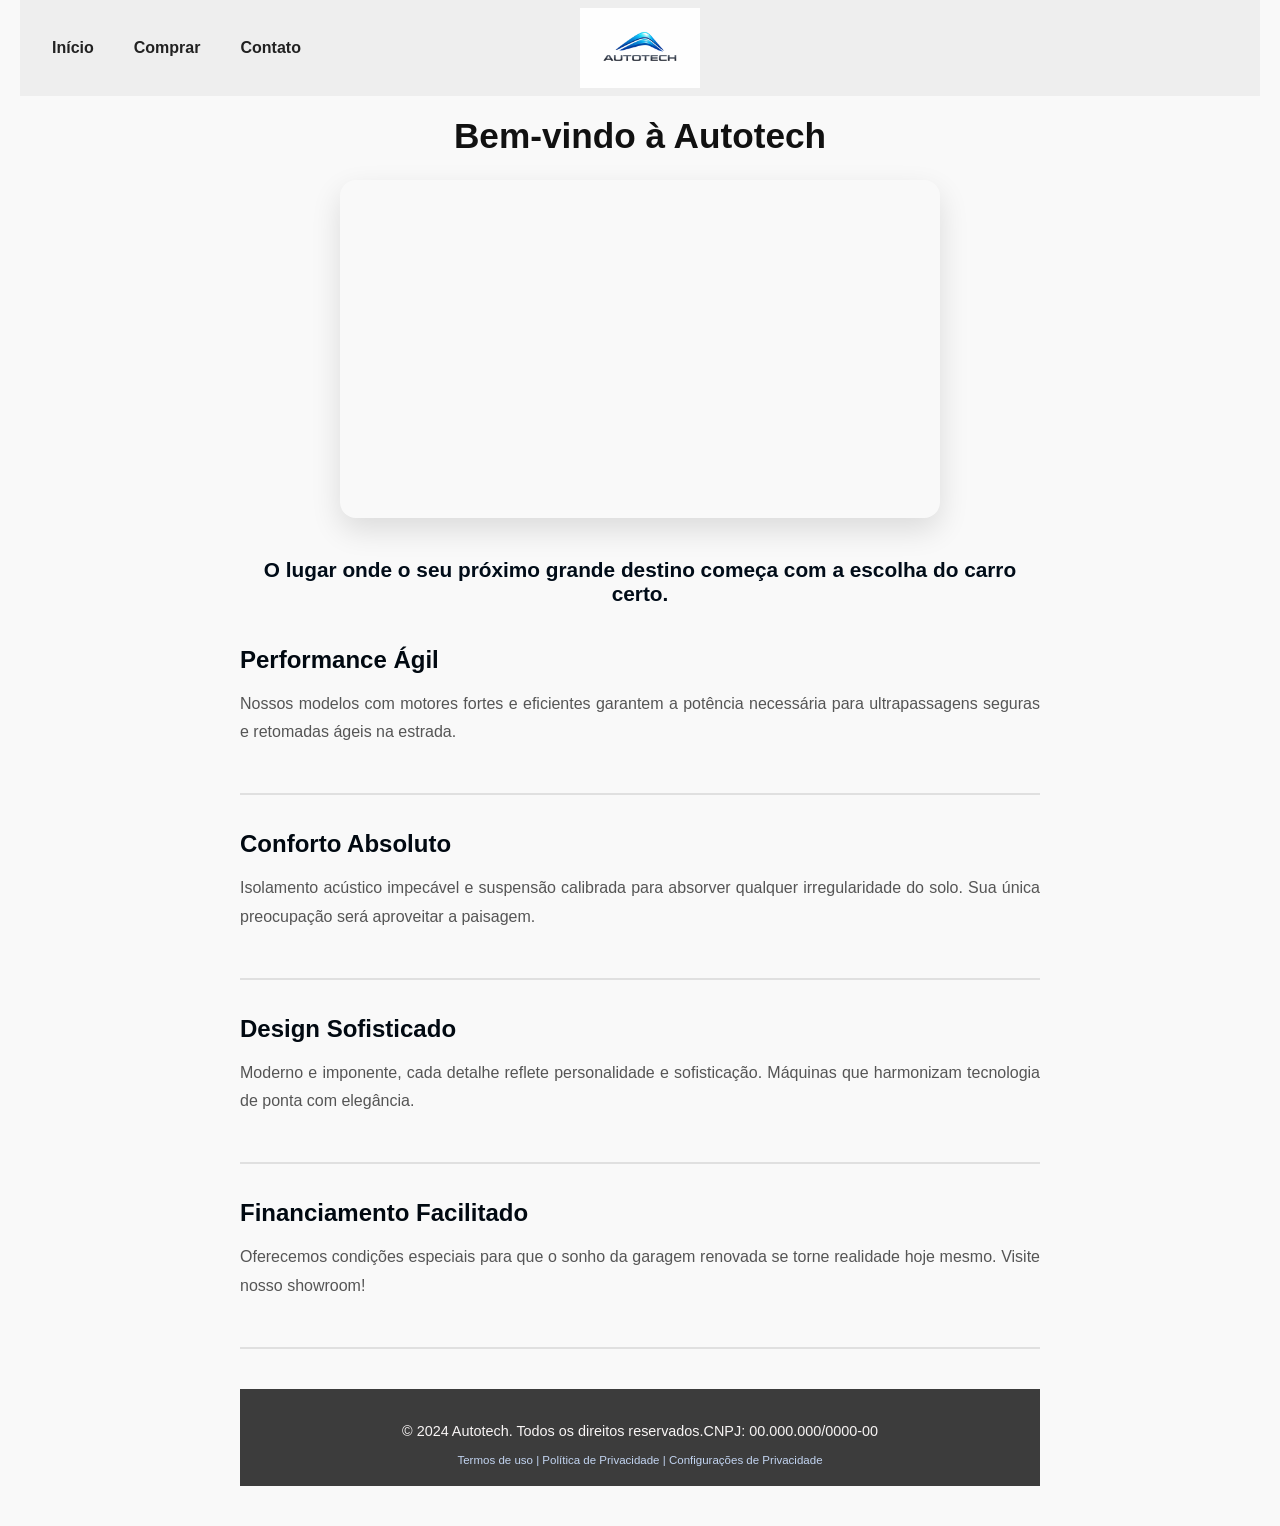
<file: index.html>
<!DOCTYPE html>
<html lang="pt-BR">
<head>
    <meta charset="UTF-8">
    <meta name="viewport" content="width=device-width, initial-scale=1.0">
    <link rel="stylesheet" href="style/style.css">
    <title>Autotech</title>
</head>

<body id="pagina-inicial">
   <nav class="navbar">
  
  <div class="menu-icon" onclick="toggleMenu()">
    ☰
  </div>
      <ul class="nav-links" id="menu">
      <li><a href="index.html">Início</a></li>
      <li><a href="veículos.html">Comprar</a></li>
      <li><a href="contato.html">Contato</a></li>
    </ul>
    <img src="src/imgens/Autotech.png" alt="logo da empresa" class="logo">  
  </nav>
   <h1>Bem-vindo à Autotech</h1>
    <video src="src/imgens/video/carro.m4p.mp4" autoplay loop muted></video>
    
    <div class="content-section">
        <p class="intro">O lugar onde o seu próximo grande destino começa com a escolha do carro certo.</p>
        
        <div class="section">
            <h2>Performance Ágil</h2>
            <p>Nossos modelos com motores fortes e eficientes garantem a potência necessária para ultrapassagens seguras e retomadas ágeis na estrada.</p>
        </div>
        
        <div class="section">
            <h2>Conforto Absoluto</h2>
            <p>Isolamento acústico impecável e suspensão calibrada para absorver qualquer irregularidade do solo. Sua única preocupação será aproveitar a paisagem.</p>
        </div>
        
        <div class="section">
            <h2>Design Sofisticado</h2>
            <p>Moderno e imponente, cada detalhe reflete personalidade e sofisticação. Máquinas que harmonizam tecnologia de ponta com elegância.</p>
        </div>
        
        <div class="section">
            <h2>Financiamento Facilitado</h2>
            <p>Oferecemos condições especiais para que o sonho da garagem renovada se torne realidade hoje mesmo. Visite nosso showroom!</p>
        </div>
           
        <div class="copyright">
            <p>© 2024 Autotech. Todos os direitos reservados.CNPJ: 00.000.000/0000-00</p>
            <span class="copyright"> <a href="https://www.gov.br/receitafederal/pt-br/acesso-a-informacao/lgpd/termo-de-uso">Termos de uso</a> | <a href="https://www.gov.br/mdh/pt-br/acesso-a-informacao/politica-de-privacidade">Política de Privacidade</a> | <a href="configuracoes-de-privacidade.html">Configurações de Privacidade</a></span>
        </div>
    </div>

     <div vw class="enabled">
    <div vw-access-button class="active"></div>
    <div vw-plugin-wrapper>
      <div class="vw-plugin-top-wrapper"></div>
    </div>
  </div>
  <script src="https://vlibras.gov.br/app/vlibras-plugin.js"></script>
  <script>
    new window.VLibras.Widget('https://vlibras.gov.br/app');
  </script>

<script src="script/engine.js"></script>

</body>
</html>
</file>
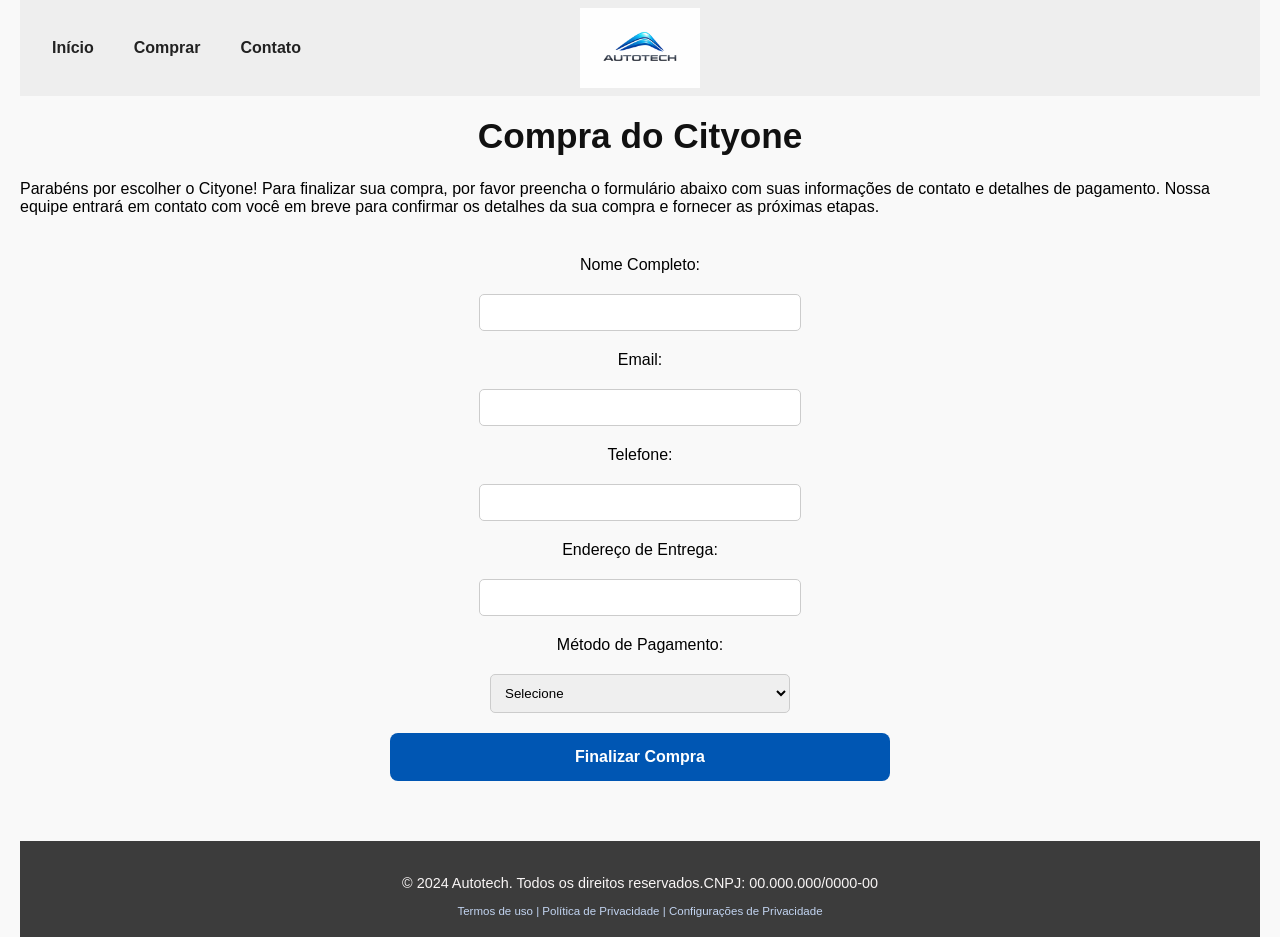
<file: comprar.html>
<!DOCTYPE html>
<html lang="pt-BR">
<head>
    <meta charset="UTF-8">
    <meta name="viewport" content="width=device-width, initial-scale=1.0">
        <link rel="stylesheet" href="style/style.css">
    <title>comprarcityone</title>
</head>
<body id="pagina-inicial">
     <nav class="navbar">
        <div class="menu-icon" onclick="toggleMenu()">
  ☰
</div>
        <ul class="nav-links" id="menu">
            <li><a href="index.html">Início</a></li>
            <li><a href="veículos.html">Comprar</a></li>
            <li><a href="contato.html">Contato</a></li>
        </ul>
        <img src="src/imgens/Autotech.png" alt="logo da empresa" class="logo">  
    </nav>
    <h1>Compra do Cityone</h1>
    <p>Parabéns por escolher o Cityone! Para finalizar sua compra, por favor preencha o formulário abaixo com suas informações de contato e detalhes de pagamento. Nossa equipe entrará em contato com você em breve para confirmar os detalhes da sua compra e fornecer as próximas etapas.</p>
    <form class="compra-form">
        <label for="nome">Nome Completo:</label>
        <input type="text" id="nome" name="nome" required>
        
        <label for="email">Email:</label>
        <input type="email" id="email" name="email" required>
        
        <label for="telefone">Telefone:</label>
        <input type="tel" id="telefone" name="telefone" required>
        
        <label for="endereco">Endereço de Entrega:</label>
        <input type="text" id="endereco" name="endereco" required>
        
        <label for="pagamento">Método de Pagamento:</label>
        <select id="pagamento" name="pagamento" required>
            <option value="">Selecione</option>
            <option value="cartao">Cartão de Crédito</option>
            <option value="boleto">Boleto Bancário</option>
            <option value="pix">PIX</option>
        </select>
        
        <button type="submit">Finalizar Compra</button>
    </form>

    <div class="copyright">
            <p>© 2024 Autotech. Todos os direitos reservados.CNPJ: 00.000.000/0000-00</p>
            <span class="copyright"> <a href="https://www.gov.br/receitafederal/pt-br/acesso-a-informacao/lgpd/termo-de-uso">Termos de uso</a> | <a href="https://www.gov.br/mdh/pt-br/acesso-a-informacao/politica-de-privacidade">Política de Privacidade</a> | <a href="configuracoes-de-privacidade.html">Configurações de Privacidade</a></span>
        </div>

     <div vw class="enabled">
    <div vw-access-button class="active"></div>
    <div vw-plugin-wrapper>
      <div class="vw-plugin-top-wrapper"></div>
    </div>
  </div>
  <script src="https://vlibras.gov.br/app/vlibras-plugin.js"></script>
  <script>
    new window.VLibras.Widget('https://vlibras.gov.br/app');
  </script>

<script src="script/engine.js"></script>
</body>
</html>
</file>
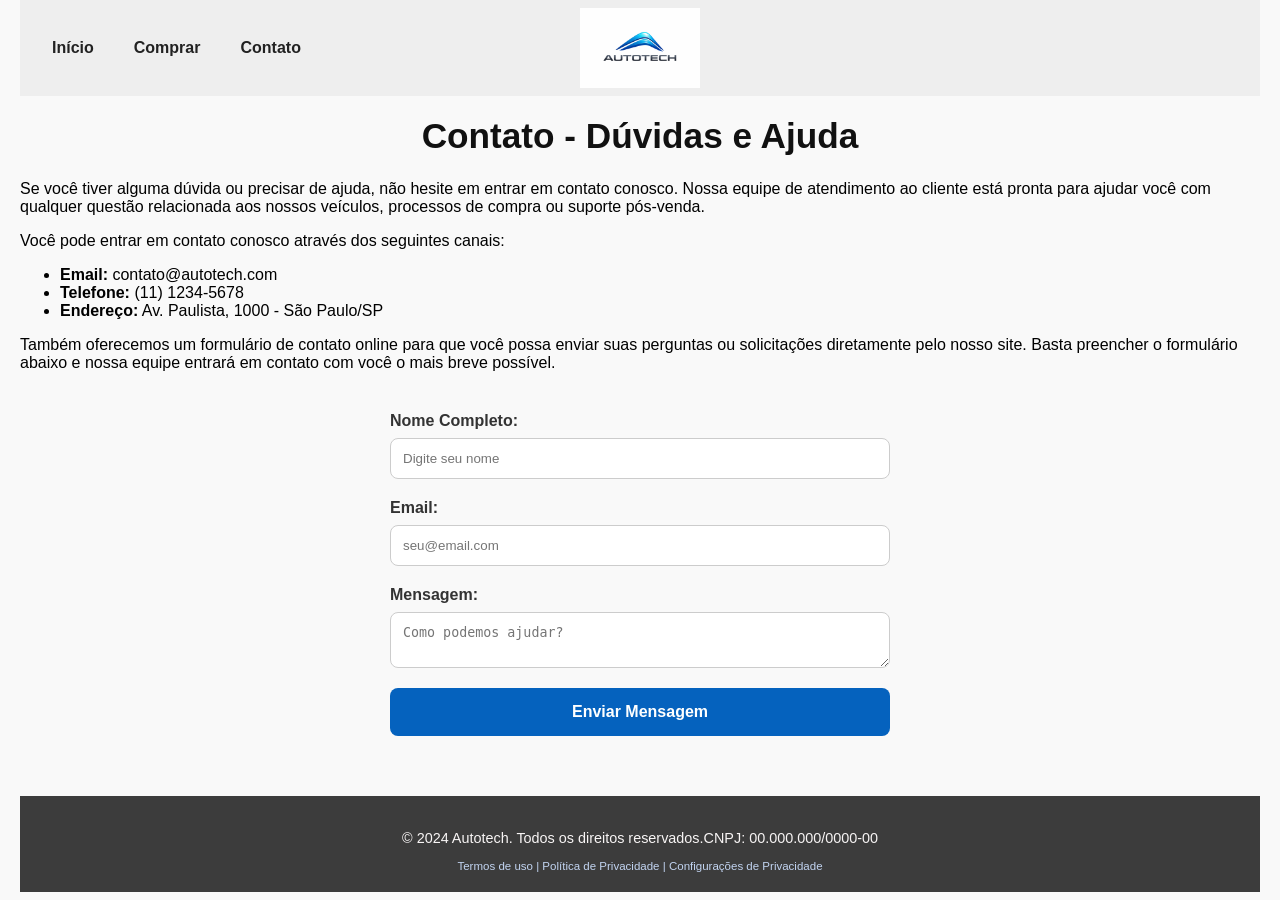
<file: contato.html>
<!DOCTYPE html>
<html lang="pt-BR">
<head>
    <meta charset="UTF-8">
    <meta name="viewport" content="width=device-width, initial-scale=1.0">
    <link rel="stylesheet" href="style/style.css">

    <title>Autotech</title>
</head>

<body id="pagina-inicial">
   
  <nav class="navbar">
  
  <div class="menu-icon" onclick="toggleMenu()">
    ☰
  </div>
      <ul class="nav-links" id="menu">
      <li><a href="index.html">Início</a></li>
      <li><a href="veículos.html">Comprar</a></li>
      <li><a href="contato.html">Contato</a></li>
    </ul>
    <img src="src/imgens/Autotech.png" alt="logo da empresa" class="logo">  
  </nav>
    <h1>Contato - Dúvidas e Ajuda</h1>
    <p>Se você tiver alguma dúvida ou precisar de ajuda, não hesite em entrar em contato conosco. Nossa equipe de atendimento ao cliente está pronta para ajudar você com qualquer questão relacionada aos nossos veículos, processos de compra ou suporte pós-venda.</p>
    <p>Você pode entrar em contato conosco através dos seguintes canais:</p>
    <ul>
        <li><strong>Email:</strong> contato@autotech.com</li>
        <li><strong>Telefone:</strong> (11) 1234-5678</li>
        <li><strong>Endereço:</strong> Av. Paulista, 1000 - São Paulo/SP</li>
    </ul>
    <p>Também oferecemos um formulário de contato online para que você possa enviar suas perguntas ou solicitações diretamente pelo nosso site. Basta preencher o formulário abaixo e nossa equipe entrará em contato com você o mais breve possível.</p>
    <form class="contato-form">
    <div class="form-control">
        <label>Nome Completo:</label>
        <input type="text" placeholder="Digite seu nome">
    </div>

    <div class="form-control">
        <label>Email:</label>
        <input type="email" placeholder="seu@email.com">
    </div>

    <div class="form-control">
        <label>Mensagem:</label>
        <textarea placeholder="Como podemos ajudar?"></textarea>
    </div>

    <button type="submit">Enviar Mensagem</button>
</form>
    
    <div class="copyright">
            <p>© 2024 Autotech. Todos os direitos reservados.CNPJ: 00.000.000/0000-00</p>
            <span class="copyright"> <a href="https://www.gov.br/receitafederal/pt-br/acesso-a-informacao/lgpd/termo-de-uso">Termos de uso</a> | <a href="https://www.gov.br/mdh/pt-br/acesso-a-informacao/politica-de-privacidade">Política de Privacidade</a> | <a href="configuracoes-de-privacidade.html">Configurações de Privacidade</a></span>
        </div>

     <div vw class="enabled">
    <div vw-access-button class="active"></div>
    <div vw-plugin-wrapper>
      <div class="vw-plugin-top-wrapper"></div>
    </div>
  </div>
  <script src="https://vlibras.gov.br/app/vlibras-plugin.js"></script>
  <script>
    new window.VLibras.Widget('https://vlibras.gov.br/app');
  </script>

<script src="script/engine.js"></script>
</body>
</html>
</file>
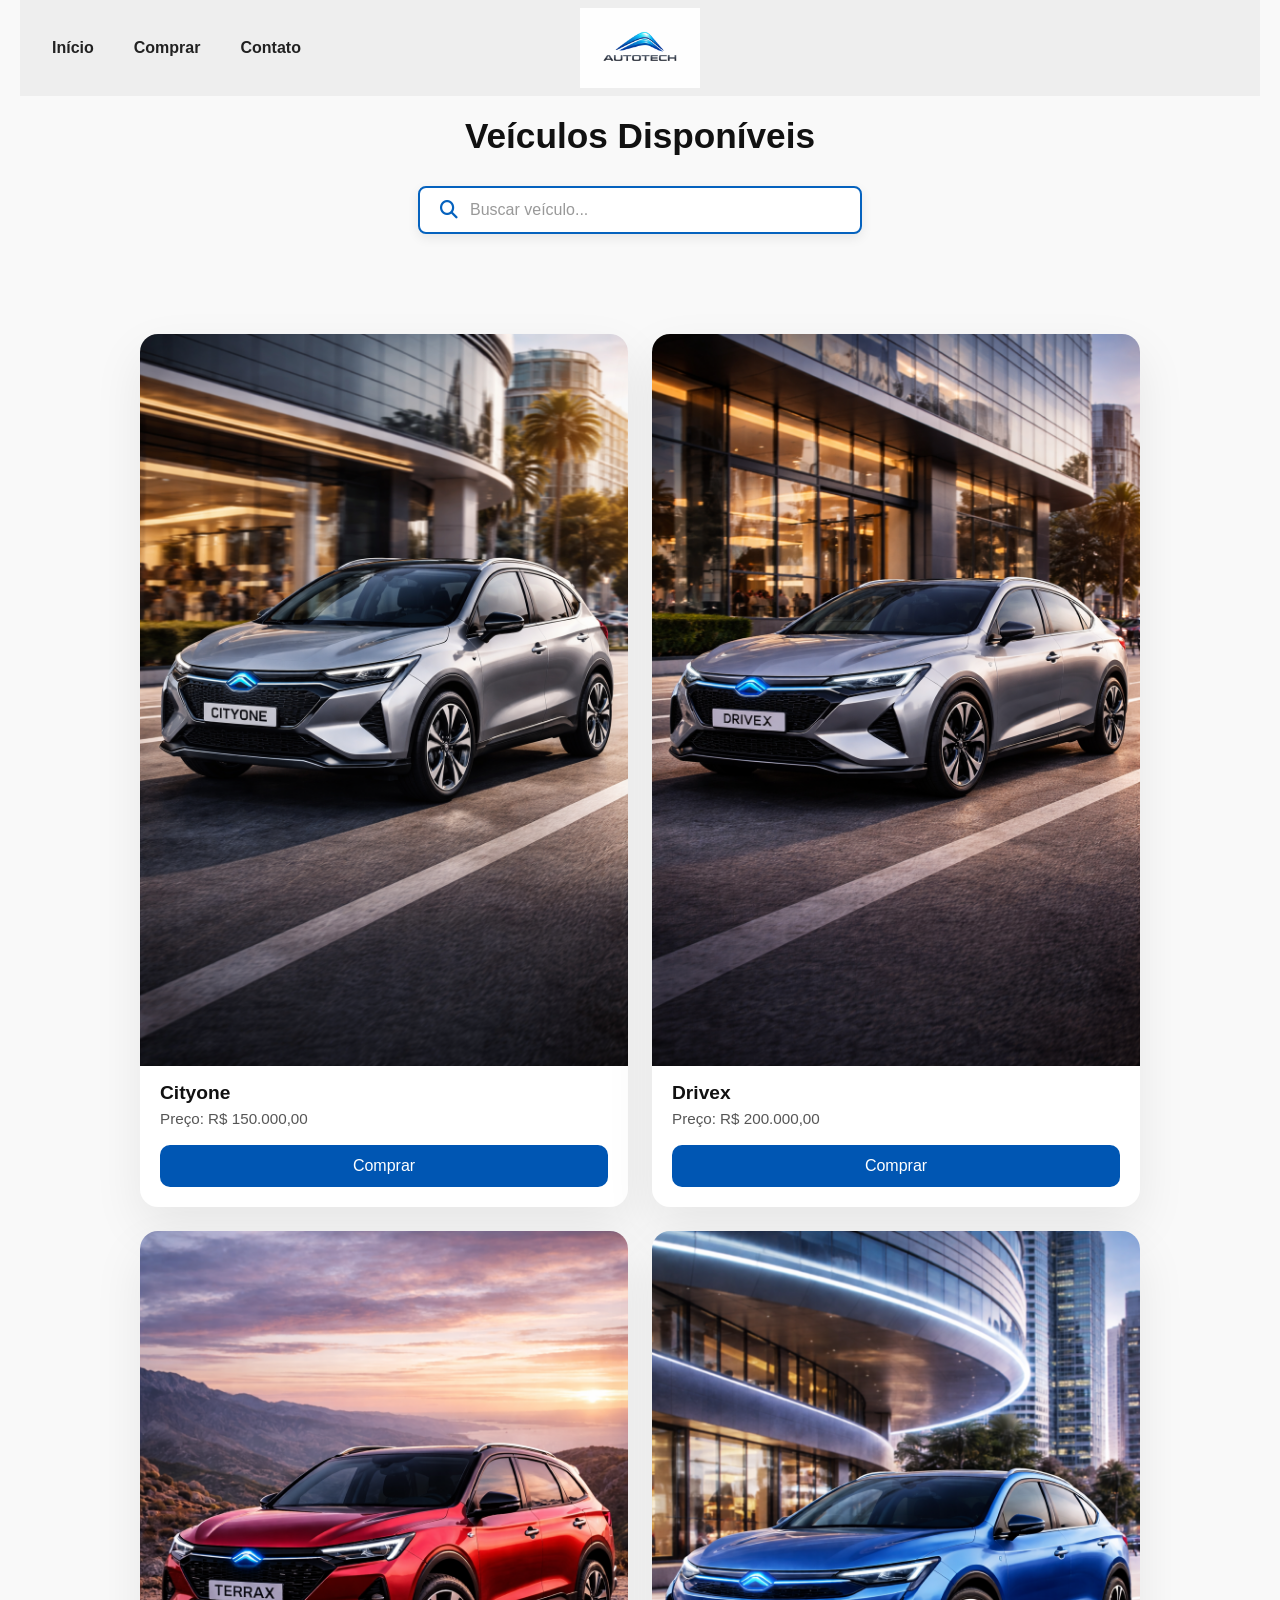
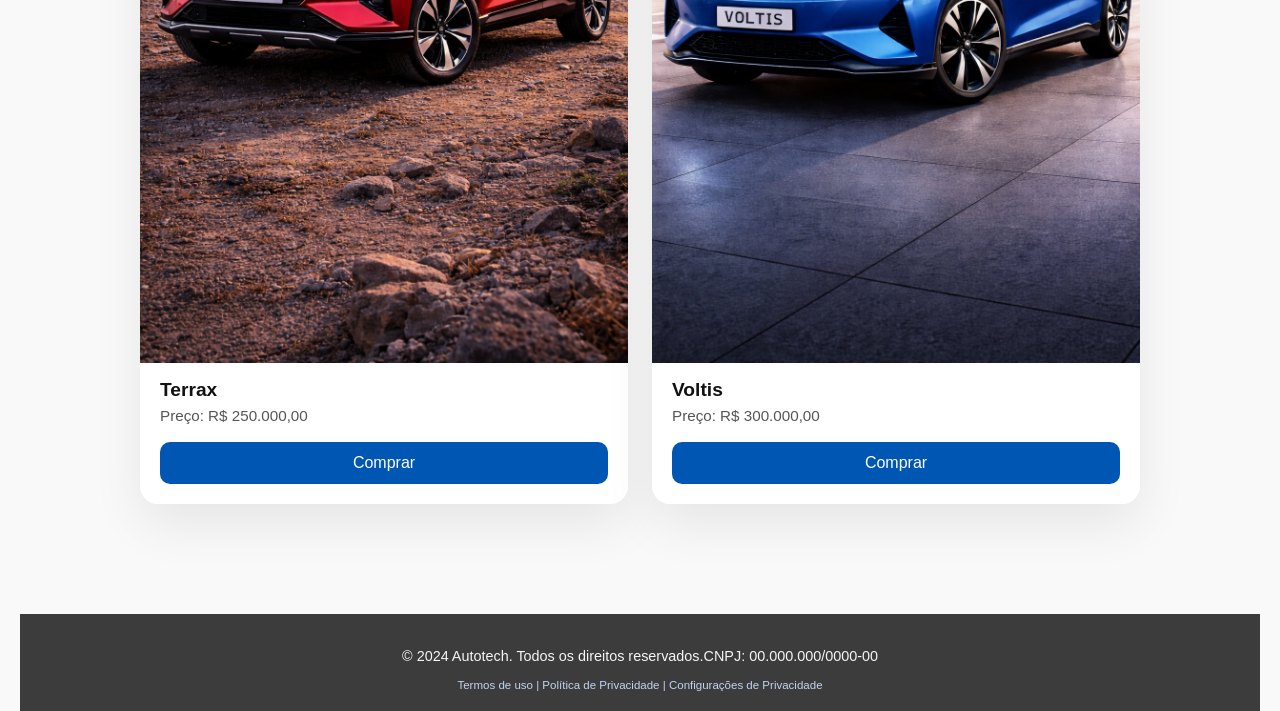
<file: veículos.html>
<!DOCTYPE html>
<html lang="pt-BR">
<head>
    <meta charset="UTF-8">
    <meta name="viewport" content="width=device-width, initial-scale=1.0">
     <link rel="stylesheet" href="style/style.css">
    <link rel="stylesheet" href="https://cdnjs.cloudflare.com/ajax/libs/font-awesome/6.4.0/css/all.min.css">
    <title>Veículos</title>
</head>
<body id="pagina-inicial">
    <nav class="navbar">
        <div class="menu-icon" onclick="toggleMenu()">
  ☰
</div>
        <ul class="nav-links" id="menu">
            <li><a href="index.html">Início</a></li>
            <li><a href="veículos.html">Comprar</a></li>
            <li><a href="contato.html">Contato</a></li>
        </ul>
        <img src="src/imgens/Autotech.png" alt="logo da empresa" class="logo">
    </nav>
    <h1>Veículos Disponíveis</h1>
    <div class="search">
        <i class="fas fa-search"></i>
        <input type="text" id="searchInput" placeholder="Buscar veículo..." onkeyup="filtrarVeiculos()">
    </div>
    <section class="veiculos-section">
        <div class="veiculos-grid">
            <div class="veiculo-card" data-veiculo="cityone">
                <img src="src/imgens/cityone.png" alt="Cityone" class="car">
                <h3>Cityone</h3>
                <p class="preco">Preço: R$ 150.000,00</p>
                <a href="comprar.html"><button>Comprar</button></a>
            
            </div>
            <div class="veiculo-card" data-veiculo="drivex">
                <img src="src/imgens/Drivex.png" alt="Drivex" class="car">
                <h3>Drivex</h3>
                <p class="preco">Preço: R$ 200.000,00</p>
                <button>Comprar</button>
            </div>
            <div class="veiculo-card" data-veiculo="terrax">
                <img src="src/imgens/terrax.png" alt="Terrax" class="car">
                <h3>Terrax</h3>
                <p class="preco">Preço: R$ 250.000,00</p>
                <button>Comprar</button>
            </div>
            <div class="veiculo-card" data-veiculo="voltis">
                <img src="src/imgens/voltis.png" alt="Voltis" class="car">
                <h3>Voltis</h3>
                <p class="preco">Preço: R$ 300.000,00</p>
                <button>Comprar</button>
            </div>
    </section>

            <div class="copyright">
            <p>© 2024 Autotech. Todos os direitos reservados.CNPJ: 00.000.000/0000-00</p>
            <span class="copyright"> <a href="https://www.gov.br/receitafederal/pt-br/acesso-a-informacao/lgpd/termo-de-uso">Termos de uso</a> | <a href="https://www.gov.br/mdh/pt-br/acesso-a-informacao/politica-de-privacidade">Política de Privacidade</a> | <a href="configuracoes-de-privacidade.html">Configurações de Privacidade</a></span>
        </div>

     <div vw class="enabled">
    <div vw-access-button class="active"></div>
    <div vw-plugin-wrapper>
      <div class="vw-plugin-top-wrapper"></div>
    </div>
  </div>
  <script src="https://vlibras.gov.br/app/vlibras-plugin.js"></script>
  <script>
    new window.VLibras.Widget('https://vlibras.gov.br/app');
  </script>

<script src="script/engine.js"></script>
</body>
</html>
</file>
<file: style/style.css>
#pagina-inicial {
    font-family: 'Arial', sans-serif;
    margin: 0;
    padding: 0;
    background-color: #f9f9f9;
}

body#pagina-inicial {
    padding: 0;
    border: 0;
    margin: 0 20px;
}



nav {
    background-color: rgb(255, 255, 255);
    padding: 10px 20px;
    display: flex;
    justify-content: center;
    align-items: center;
    position: relative;
    min-height: 74px;
}

h1 {
    text-align: center;
    color: #111;
    font-size: 2.2em;
    font-family: 'Arial', sans-serif;
    margin-top: 20px;
}

.veiculos-section {
    padding: 40px 20px;
}

.veiculos-grid {
    display: grid;
    grid-template-columns: repeat(2, 1fr);
    gap: 24px;
    max-width: 1000px;
    margin: 30px auto;
}

.veiculo-card {
    background: #ffffff;
    border-radius: 18px;
    overflow: hidden;
    box-shadow: 0 20px 50px rgba(0, 0, 0, 0.08);
    transition: transform 0.25s ease, box-shadow 0.25s ease;
}

.veiculo-card:hover {
    transform: translateY(-6px);
    box-shadow: 0 30px 70px rgba(0, 0, 0, 0.12);
}

.car {
    display: block;
    width: 100%;
    height: auto;
    object-fit: cover;
}

.veiculo-card h3 {
    margin: 16px 20px 6px;
    font-size: 1.2em;
    color: #111;
}

.preco {
    margin: 0 20px 18px;
    color: #555;
    font-size: 0.95em;
}

button {
    display: inline-block;
    width: calc(100% - 40px);
    margin: 0 20px 20px;
    padding: 12px 0;
    font-size: 1em;
    background-color: #0056b3;
    color: white;
    border: none;
    border-radius: 10px;
    cursor: pointer;
    transition: background-color 0.25s ease;
}

button:hover {
    background-color: #003f7a;
}

video {
    display: block;
    max-width: 600px;
    width: 100%;
    height: auto;
    margin: 24px auto;
    border-radius: 16px;
    box-shadow: 0 12px 30px rgba(0, 0, 0, 0.12);
    aspect-ratio: 16 / 9;
}

.content-section {
    max-width: 800px;
    margin: 40px auto;
    padding: 0 20px;
}

.intro {
    text-align: center;
    font-size: 1.3em;
    color: #010c18;
    margin: 20px 0 40px;
    font-weight: 600;
}

.section {
    margin-bottom: 35px;
    padding-bottom: 30px;
    border-bottom: 2px solid #e0e0e0;
}

.section:last-child {
    border-bottom: none;
}

.section h2 {
    color: #010911;
    font-size: 1.5em;
    margin-bottom: 12px;
    font-weight: 700;
}

.section p {
    color: #555;
    font-size: 1em;
    line-height: 1.8;
    text-align: justify;
}


.navbar {
    display: flex;
    align-items: center;
    justify-content: flex-start;
    gap: 12px;
    background: #eeeeee;
    padding: 8px 16px;
}

/* lista */
.nav-links {
    position: absolute;
    left: 20px;
    top: 50%;
    transform: translateY(-50%);
    display: flex;
    list-style: none;
    gap: 16px;
    margin: 0;
    padding: 0;
    align-items: center;
}

/* links */
.nav-links a {
    text-decoration: none;
    color: #222;
    font-weight: 700;
    padding: 8px 12px;
    border-radius: 6px;
}

/* logo */
.logo {
    display: block;
    width: 120px;
    height: auto;
    margin: 0 auto;
}

/* ícone */
.menu-icon {
  font-size: 25px;
  cursor: pointer;
  display: none;
  position: absolute;
  right: 20px;
}

/* MOBILE */
@media (max-width: 768px) {

    .logo {
        width: 90px;
    }

    .menu-icon {
        display: block;
        font-size: 28px;
        right: 20px;
        margin-left: 0;
    }

    .nav-links {
        display: none;
        flex-direction: column;
        position: absolute;
        top: 72px;
        left: 20px;
        right: 20px;
        background: #ffffff;
        padding: 16px;
        gap: 10px;
        box-shadow: 0 18px 34px rgba(0,0,0,0.08);
        align-items: stretch;
        border-radius: 18px;
    }

    .nav-links a {
        padding: 12px;
        width: 100%;
        text-align: left;
        border-radius: 12px;
        background: #f5f7fb;
    }

    .nav-links.active {
        display: flex;
    }

    nav {
        padding: 8px 14px;
    }

    .veiculos-grid {
        grid-template-columns: 1fr;
        gap: 16px;
    }

    .search {
        max-width: 100%;
        padding: 10px;
        margin: 20px 10px;
    }

}

.compra-form {
    display: flex;
    flex-direction: column;
    align-items: center; 
    gap: 20px;
    max-width: 500px; 
    margin: 40px auto
}

.compra-form input {
    padding: 10px;
    width: 300px;
    border: 1px solid #ccc;
    border-radius: 5px;
}

.compra-form select {
    padding: 10px;
    width: 300px;
    border: 1px solid #ccc;
    border-radius: 5px;
}

.compra-form button {
  width: 100%;
    padding: 15px;
    background-color: #0056b3;
    color: white;
    border: none;
    border-radius: 8px;
    cursor: pointer;
    font-size: 16px;
    font-weight: bold;
    transition: 0.3s;
}
.compra-form button:hover {
    background-color: #003f7a;
}

/* Container do formulário */
.contato-form {
    display: flex;
    flex-direction: column;
    align-items: center; /* Centraliza o formulário na tela */
    gap: 20px;
    max-width: 500px;    /* Define uma largura máxima elegante */
    margin: 40px auto;   /* Centraliza o bloco na página */
}

/* Cada grupo de Label + Input */
.form-control {
    display: flex;
    flex-direction: column; /* Coloca o texto em cima do campo */
    width: 100%;            /* Faz o grupo ocupar a largura do form */
    text-align: left;
}

.form-control label {
    margin-bottom: 8px;
    font-weight: bold;
    color: #333;
}

.api-section {
    background: #fff;
    border-radius: 18px;
    padding: 24px;
    margin: 32px auto;
    max-width: 900px;
    box-shadow: 0 18px 40px rgba(0, 0, 0, 0.08);
}

.api-row {
    display: flex;
    flex-wrap: wrap;
    gap: 12px;
    align-items: center;
    margin-bottom: 14px;
}

.api-section label {
    display: flex;
    align-items: center;
    gap: 10px;
    font-weight: 600;
}

.api-section input[type="text"],
.api-section input[type="number"] {
    padding: 10px;
    border: 1px solid #ccc;
    border-radius: 10px;
    width: 220px;
}

#api-output {
    background: #f7f7f7;
    border-radius: 12px;
    padding: 18px;
    white-space: pre-wrap;
    max-height: 260px;
    overflow: auto;
    color: #111;
}


/* Ajustando os inputs para preencherem o espaço */
.contato-form input, 
.contato-form textarea {
    width: 100%;           /* Agora eles usam 100% da div pai */
    padding: 12px;
    border: 1px solid #ccc;
    border-radius: 8px;    /* Bordas um pouco mais arredondadas ficam modernas */
    box-sizing: border-box; /* Garante que o padding não quebre a largura */
}

/* O botão agora fica alinhado com o resto */
.contato-form button {
    width: 100%;
    padding: 15px;
    background-color: #0562be;
    color: white;
    border: none;
    border-radius: 8px;
    cursor: pointer;
    font-size: 16px;
    font-weight: bold;
    transition: 0.3s;
}

.contato-form button:hover {
    background-color: #003f7a;
}

div.copyright {
    text-align: center;
    margin-top: 40px;
    padding: 20px 0;
    background-color: #3C3C3C;
    color: #f8f5f5;
    font-size: 0.9em;
}

span.copyright {
    display: block;
    margin-top: 8px;
    font-size: 0.8em;
    color: #C2D4F1;
}

a {
    color: #C2D4F1;
    text-decoration: none;
}

i {
    font-family: icomoon!important;
    font-style: normal;
    font-weight: 400;
    font-feature-settings: normal;
    font-variant: normal;
    text-transform: none;
    line-height: 1;
    -webkit-font-smoothing: antialiased;
    -moz-osx-font-smoothing: grayscale
}

/* Estilos para a barra de pesquisa */
.search {
    display: flex;
    align-items: center;
    justify-content: center;
    gap: 10px;
    max-width: 400px;
    margin: 30px auto;
    padding: 12px 20px;
    background-color: #ffffff;
    border: 2px solid #0562be;
    border-radius: 8px;
    box-shadow: 0 4px 12px rgba(0, 0, 0, 0.08);
    transition: box-shadow 0.3s ease;
}

.search:focus-within {
    box-shadow: 0 6px 20px rgba(5, 98, 190, 0.2);
}

.search i {
    color: #0562be;
    font-size: 18px;
    font-family: 'Font Awesome 6 Free' !important;
}

.search input {
    flex: 1;
    border: none;
    outline: none;
    font-size: 16px;
    color: #333;
    background-color: transparent;
}

.search input::placeholder {
    color: #999;
}

/* Animação para os cards de veículos */
.veiculo-card {
    animation: fadeIn 0.3s ease-in-out;
}

@keyframes fadeIn {
    from {
        opacity: 0;
        transform: translateY(10px);
    }
    to {
        opacity: 1;
        transform: translateY(0);
    }
}
</file>
